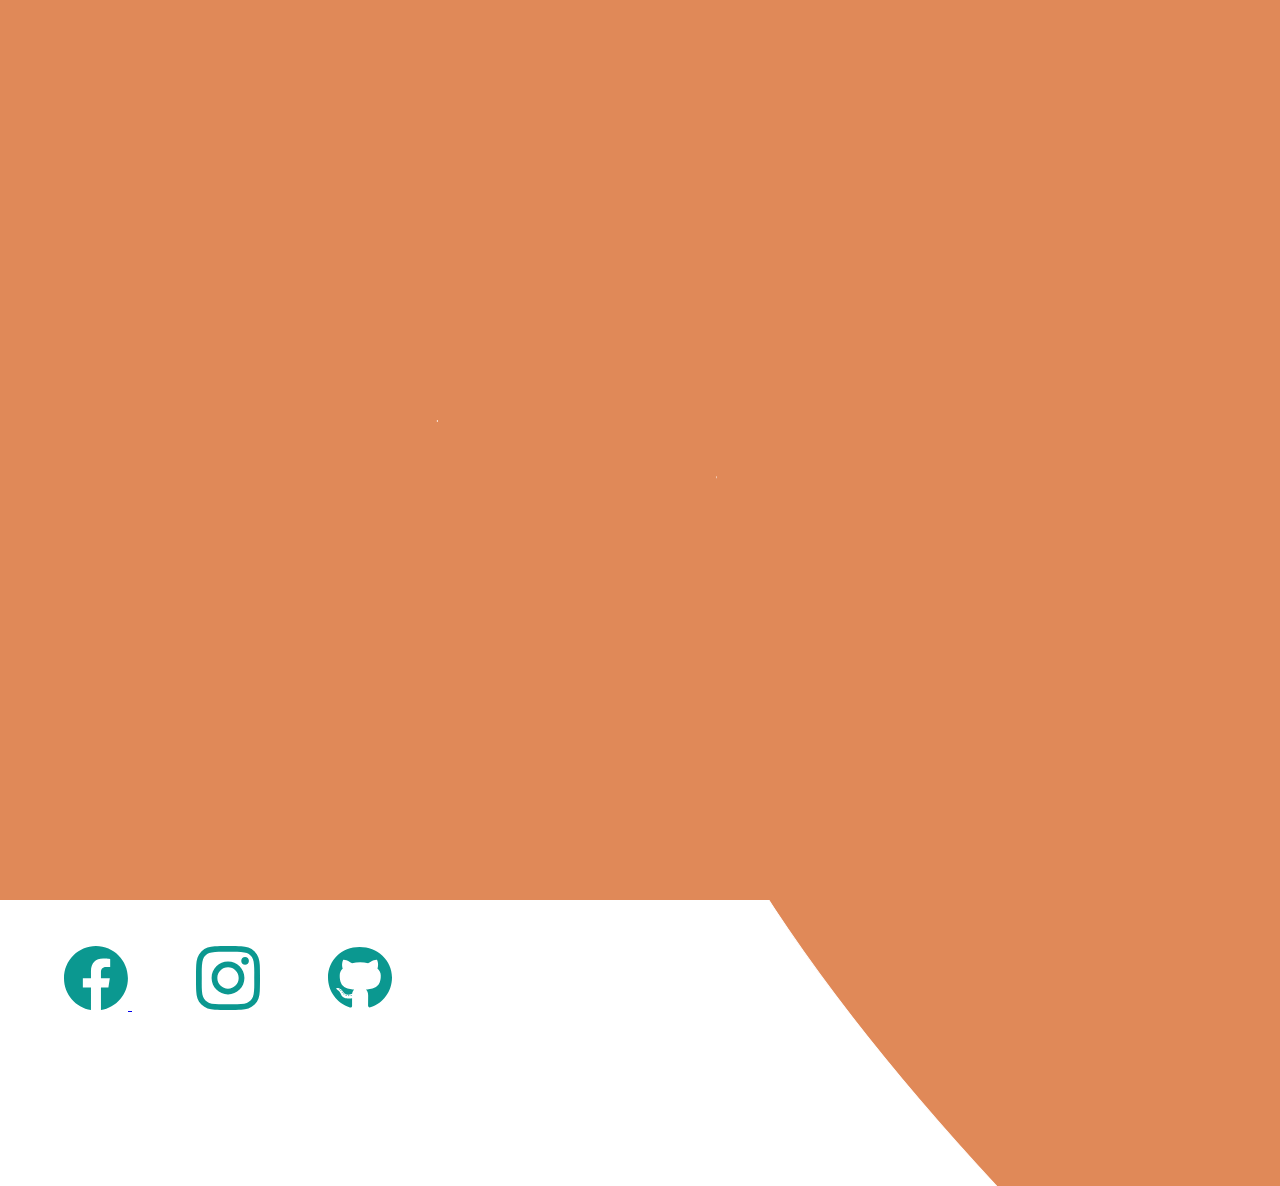
<file: Portfolio/index.html>
<!DOCTYPE html>
<html lang="zh-Hant">
  <head>
    <meta charset="UTF-8" />
    <meta http-equiv="X-UA-Compatible" content="IE=edge" />
    <meta name="viewport" content="width=device-width, initial-scale=1.0" />
    <meta name="author" content="Robert Ku" />
    <meta
      name="description"
      content="這是Ryan Ku的個人網站。Ryan Ku是來自台灣的網頁開發人員"
    />
    <base target="_self" />
    <meta name="robots" content="index, follow" />
    <!-- google fonts setting -->
    <link rel="preconnect" href="https://fonts.googleapis.com" />
    <link rel="preconnect" href="https://fonts.gstatic.com" crossorigin />
    <link
      href="https://fonts.googleapis.com/css2?family=Noto+Sans+TC&display=swap"
      rel="stylesheet"
    />
    <title>首頁 | Ryan 網頁前端工程師</title>
    <link rel="stylesheet" href="./styles/animation.css" />
    <link rel="stylesheet" href="./styles/style.css" />
  </head>
  <body>
    <!-- animation -->
    <div class="animation">
      <div class="logo">
        <svg
          width="71"
          height="95"
          viewBox="0 0 71 95"
          fill="none"
          xmlns="http://www.w3.org/2000/svg"
        >
          <path
            d="M1.03049 93V94H2.03049H13.039H14.039V93V58.4886H32.9254C33.5098 58.4886 34.0862 58.4807 34.6547 58.4648L53.5295 93.4746L53.8128 94H54.4098H67.1938H68.8819L68.0709 92.5196L48.095 56.0557C49.0163 55.7003 49.8982 55.3053 50.7404 54.8704L50.7449 54.8681C55.4351 52.4157 58.949 49.0218 61.242 44.6836C63.5183 40.3771 64.6427 35.463 64.6427 29.9673C64.6427 24.4713 63.5182 19.53 61.2447 15.1675C58.9529 10.7697 55.425 7.33014 50.7051 4.84706C45.9594 2.32069 39.9545 1.09091 32.7478 1.09091H2.03049H1.03049V2.09091V93ZM32.5703 46.5455H14.039V12.8565H32.3927C37.2161 12.8565 40.9947 13.5996 43.7939 15.013L43.7939 15.0131L43.801 15.0166C46.6145 16.4094 48.6209 18.3619 49.8754 20.8709C51.1549 23.4299 51.8117 26.4525 51.8117 29.9673C51.8117 33.4833 51.1545 36.4556 49.8815 38.9187L49.8795 38.9226C48.661 41.3053 46.6773 43.1726 43.8598 44.5116L43.8563 44.5133C41.0809 45.8454 37.3395 46.5455 32.5703 46.5455Z"
            stroke="white"
            stroke-width="2"
            class="thePaths"
            id="first"
          />
        </svg>
        <svg
          style="position: relative; top: 1.75rem"
          width="71"
          height="99"
          viewBox="0 0 71 99"
          fill="none"
          xmlns="http://www.w3.org/2000/svg"
        >
          <path
            d="M35.4778 53.595L18.806 2.50794L18.5809 1.81818H17.8553H3.65076H2.22635L2.71022 3.15788L27.534 71.887L26.018 76.0664C26.0175 76.0677 26.017 76.0691 26.0165 76.0704C24.9176 79.0188 23.687 81.021 22.3798 82.1974L22.3724 82.2042C21.0878 83.3839 19.6363 83.9951 17.986 84.0725C16.2225 84.1551 14.1685 83.8946 11.8112 83.2621L10.868 83.0091L10.5926 83.946L7.39658 94.8214L7.14969 95.6615L7.94987 96.0171C8.85829 96.4209 10.1629 96.7626 11.8084 97.0622C13.5093 97.4017 15.3785 97.5682 17.4114 97.5682C21.1933 97.5682 24.5627 96.9276 27.4962 95.6168C30.4279 94.3069 32.9487 92.3431 35.0546 89.7424C37.1491 87.1853 38.8567 84.0797 40.1898 80.444L40.1907 80.4415L68.2891 3.15988L68.7769 1.81818H67.3493H53.1003H52.3748L52.1497 2.50794L35.4778 53.595Z"
            stroke="white"
            stroke-width="2"
            class="thePaths"
            id="second"
          />
        </svg>

        <svg
          width="59"
          height="75"
          viewBox="0 0 59 75"
          fill="none"
          xmlns="http://www.w3.org/2000/svg"
        >
          <path
            d="M13.071 71.131L13.0773 71.1339C16.7446 72.8289 20.8111 73.6676 25.2599 73.6676C29.3195 73.6676 32.8211 73.0624 35.7314 71.8107C38.5722 70.5888 40.8948 69.0876 42.6636 67.2871C43.5855 66.3488 44.3781 65.4286 45.0341 64.5261V71.0696V72.0696H46.0341H56.5099H57.5099V71.0696V26.1477C57.5099 20.6374 56.6089 16.1306 54.7226 12.7039C52.8767 9.35045 50.5267 6.79578 47.6561 5.09182C44.8971 3.43672 42.0177 2.34092 39.0216 1.81505C36.1402 1.27508 33.563 1 31.2969 1C27.7721 1 24.1945 1.48616 20.5662 2.45347C16.9079 3.40688 13.5308 5.09759 10.4398 7.5152C7.32343 9.94615 4.86258 13.3194 3.03398 17.5862L2.6149 18.564L3.61679 18.9219L13.56 22.473L14.4191 22.7798L14.8033 21.9524C15.8722 19.6502 17.7477 17.4308 20.4994 15.3098C23.108 13.299 26.7863 12.233 31.652 12.233C36.3215 12.233 39.6112 13.4068 41.7228 15.5712L41.7271 15.5756C43.8908 17.766 45.0341 20.8877 45.0341 25.0824V25.4375C45.0341 26.8535 44.5507 27.6532 43.7249 28.1165L43.7249 28.1164L43.7157 28.1217C42.7159 28.6966 40.992 29.1672 38.4244 29.4593C35.8389 29.7268 32.4726 30.1273 28.3284 30.6602L28.3262 30.6604C25.1301 31.0786 21.9492 31.6461 18.7836 32.3627C15.5944 33.0616 12.6656 34.1278 10.003 35.5662C7.27862 37.038 5.09354 39.0804 3.46214 41.6836C1.79248 44.3178 1 47.6873 1 51.7159C1 56.3147 2.075 60.3025 4.27277 63.6306L4.27519 63.6342C6.45207 66.8996 9.39197 69.3997 13.071 71.131ZM36.8406 59.9458L36.8367 59.948C34.1822 61.4688 30.8721 62.2571 26.858 62.2571C22.8335 62.2571 19.5965 61.3737 17.0795 59.6793C14.6929 58.0249 13.4759 55.6007 13.4759 52.2486C13.4759 49.7661 14.1339 47.932 15.3408 46.6242C16.6591 45.1983 18.3996 44.1129 20.601 43.3885L20.6081 43.3861C22.9079 42.6099 25.3886 42.0465 28.0526 41.699L28.0538 41.6988C29.1706 41.5519 30.6293 41.375 32.4318 41.1682L32.4318 41.1683L32.4458 41.1665C34.289 40.9287 36.1762 40.6612 38.1073 40.3641L38.1073 40.3642L38.1197 40.3621C40.0987 40.0323 41.8516 39.6552 43.374 39.2289L43.3741 39.229L43.3866 39.2253C44.0039 39.0438 44.5556 38.8496 45.0341 38.6398V46.3892C45.0341 49.0472 44.3442 51.584 42.9476 54.0141L42.9476 54.0141L42.9433 54.0217C41.5926 56.4199 39.5719 58.3971 36.8406 59.9458Z"
            stroke="white"
            stroke-width="2"
            class="thePaths"
            id="third"
          />
        </svg>
        <svg
          width="59"
          height="73"
          viewBox="0 0 59 73"
          fill="none"
          xmlns="http://www.w3.org/2000/svg"
          style="margin-right: 2rem"
        >
          <path
            d="M12.6743 72H13.6743V71V30.0257C13.6743 26.1924 14.4181 22.9977 15.856 20.3994C17.3064 17.7784 19.2679 15.8057 21.7452 14.4528C24.2659 13.0926 27.1442 12.401 30.4046 12.401C35.1321 12.401 38.7364 13.8335 41.3454 16.6091L41.3488 16.6126C43.9588 19.3621 45.3257 23.2552 45.3257 28.4293V71V72H46.3257H57H58V71V27.7198C58 21.8208 57.0034 16.8613 54.9486 12.8935C52.9029 8.9137 50.019 5.92046 46.2979 3.95523C42.6017 1.97369 38.319 1 33.4803 1C28.1054 1 23.6203 2.08967 20.0974 4.34951C17.2448 6.15526 14.9791 8.44998 13.3125 11.2274V2.88689V1.88689H12.3125H2H1V2.88689V71V72H2H12.6743Z"
            stroke="white"
            stroke-width="2"
            class="thePaths"
            id="fourth"
          />
        </svg>
        <svg
          width="75"
          height="95"
          viewBox="0 0 75 95"
          fill="none"
          xmlns="http://www.w3.org/2000/svg"
        >
          <path
            d="M1.23706 93V94H2.23706H13.2456H14.2456V93V63.9058L24.5424 52.3218L55.4135 93.5989L55.7135 94H56.2143H69.5311H71.5554L70.3253 92.3923L32.6638 43.1696L70.2631 2.77221L71.8279 1.09091H69.5311H55.149H54.7054L54.4077 1.41969L14.2456 45.7727V2.09091V1.09091H13.2456H2.23706H1.23706V2.09091V93Z"
            stroke="white"
            stroke-width="2"
            class="thePaths"
            id="fifth"
          />
        </svg>
        <svg
          width="59"
          height="74"
          viewBox="0 0 59 74"
          fill="none"
          xmlns="http://www.w3.org/2000/svg"
        >
          <path
            d="M45.7408 1.81818H44.7408V2.81818V43.1236C44.7408 47.2411 43.8408 50.5374 42.1164 53.083L42.1123 53.0891C40.3665 55.7078 38.2182 57.6243 35.669 58.8712L35.6651 58.8731C33.0888 60.1471 30.5911 60.767 28.1627 60.767C24.0674 60.767 20.7561 59.3864 18.1472 56.6412C15.5783 53.9071 14.2479 50.2078 14.2479 45.4318V2.81818V1.81818H13.2479H2.77209H1.77209V2.81818V46.142C1.77209 52.0436 2.73458 57.0168 4.71719 61.013L4.71858 61.0157C6.69077 64.9601 9.42506 67.957 12.9294 69.9595L12.9352 69.9628C16.4167 71.9212 20.3772 72.8878 24.7891 72.8878C30.0946 72.8878 34.5722 71.6513 38.1525 69.1074L38.1572 69.1041C40.912 67.1225 43.1115 64.7959 44.7408 62.124V71V72H45.7408H56.2167H57.2167V71V2.81818V1.81818H56.2167H45.7408Z"
            stroke="white"
            stroke-width="2"
            class="thePaths"
            id="sixth"
          />
        </svg>
        <br />
        <br />
        <svg
          width="119"
          height="121"
          viewBox="0 0 119 121"
          fill="none"
          xmlns="http://www.w3.org/2000/svg"
        >
          <path
            d="M64.875 49.625H78.375V60.75H63.875H62.875V61.75V69.125V70.125H63.875H68.125V86.75C68.125 91.2396 68.602 94.5935 70.4756 96.7763C72.3911 99.008 75.5162 99.75 80 99.75H80.0096H80.0195H80.0295H80.0398H80.0502H80.0609H80.0717H80.0828H80.0941H80.1055H80.1172H80.1291H80.1411H80.1534H80.1659H80.1785H80.1914H80.2045H80.2177H80.2312H80.2448H80.2586H80.2726H80.2869H80.3013H80.3158H80.3306H80.3456H80.3607H80.3761H80.3916H80.4073H80.4232H80.4393H80.4556H80.472H80.4886H80.5054H80.5224H80.5395H80.5569H80.5744H80.5921H80.6099H80.628H80.6462H80.6646H80.6831H80.7018H80.7207H80.7398H80.759H80.7784H80.798H80.8177H80.8376H80.8577H80.8779H80.8983H80.9189H80.9396H80.9605H80.9815H81.0027H81.024H81.0456H81.0672H81.0891H81.111H81.1332H81.1554H81.1779H81.2005H81.2232H81.2461H81.2692H81.2924H81.3157H81.3392H81.3628H81.3866H81.4105H81.4346H81.4588H81.4832H81.5077H81.5323H81.5571H81.582H81.6071H81.6323H81.6576H81.6831H81.7087H81.7344H81.7603H81.7863H81.8124H81.8387H81.8651H81.8916H81.9183H81.9451H81.972H81.9991H82.0262H82.0535H82.0809H82.1085H82.1362H82.1639H82.1919H82.2199H82.248H82.2763H82.3047H82.3332H82.3618H82.3906H82.4194H82.4484H82.4775H82.5067H82.536H82.5654H82.5949H82.6246H82.6543H82.6842H82.7141H82.7442H82.7744H82.8046H82.835H82.8655H82.8961H82.9268H82.9576H82.9885H83.0195H83.0505H83.0817H83.113H83.1444H83.1759H83.2074H83.2391H83.2709H83.3027H83.3346H83.3667H83.3988H83.431H83.4633H83.4957H83.5282H83.5607H83.5934H83.6261H83.6589H83.6918H83.7248H83.7578H83.791H83.8242H83.8575H83.8909H83.9243H83.9578H83.9914H84.0251H84.0589H84.0927H84.1266H84.1606H84.1946H84.2287H84.2629H84.2972H84.3315H84.3659H84.4003H84.4348H84.4694H84.5041H84.5388H84.5735H84.6084H84.6433H84.6782H84.7132H84.7483H84.7834H84.8186H84.8539H84.8891H84.9245H84.9599H84.9954H85.0309H85.0664H85.102H85.1377H85.1734H85.2092H85.245H85.2808H85.3167H85.3527H85.3886H85.4247H85.4607H85.4969H85.533H85.5692H85.6054H85.6417H85.678H85.7144H85.7508H85.7872H85.8236H85.8601H85.8966H85.9332H85.9698H86.0064H86.043H86.0797H86.1164H86.1532H86.1899H86.2267H86.2635H86.3003H86.3372H86.3741H86.411H86.4479H86.4849H86.5218H86.5588H86.5958H86.6328H86.6699H86.7069H86.744H86.7811H86.8182H86.8553H86.8924H86.9295H86.9667H87.0038H87.041H87.0781H87.1153H87.1525H87.1897H87.2269H87.2641H87.3013H87.3385H87.3757H87.4129H87.4501H87.4873H87.5245H87.5617H87.5989H87.636H87.6732H87.7104H87.7476H87.7848H87.8219H87.8591H87.8962H87.9333H87.9705H88.0076H88.0447H88.0817H88.1188H88.1559H88.1929H88.2299H88.2669H88.3039H88.3409H88.3778H88.4148H88.4517H88.4886H88.5254H88.5623H88.5991H88.6359H88.6726H88.7094H88.7461H88.7828H88.8194H88.856H88.8926H88.9292H88.9657H89.0022H89.0387H89.0751H89.1115H89.1478H89.1841H89.2204H89.2567H89.2929H89.329H89.3651H89.4012H89.4373H89.4733H89.5092H89.5451H89.581H89.6168H89.6525H89.6883H89.7239H89.7595H89.7951H89.8306H89.8661H89.9015H89.9369H89.9722H90.0074H90.0426H90.0777H90.1128H90.1478H90.1828H90.2177H90.2525H90.2873H90.322H90.3567H90.3913H90.4258H90.4603H90.4947H90.529H90.5633H90.5975H90.6316H90.6656H90.6996H90.7335H90.7674H90.8011H90.8348H90.8684H90.902H90.9354H90.9688H91.0021H91.0354H91.0685H91.1016H91.1346H91.1675H91.2003H91.233H91.2657H91.2983H91.3308H91.3632H91.3955H91.4277H91.4598H91.4919H91.5238H91.5557H91.5875H91.6191H91.6507H91.6822H91.7136H91.7449H91.7761H91.8072H91.8382H91.8691H91.8999H91.9306H91.9612H91.9917H92.0221H92.0524H92.0826H92.1127H92.1427H92.1726H92.2023H92.232H92.2615H92.291H92.3203H92.3495H92.3786H92.4076H92.4365H92.4652H92.4939H92.5224H92.5508H92.5791H92.6072H92.6353H92.6632H92.691H92.7187H92.7463H92.7737H92.801H92.8282H92.8553H92.8822H92.909H92.9357H92.9623H92.9887H93.015H93.0411H93.0672H93.0931H93.1188H93.1445H93.17H93.1953H93.2205H93.2456H93.2705H93.2953H93.32H93.3445H93.3689H93.3931H93.4172H93.4412H93.465H93.4886H93.5122H93.5355H93.5587H93.5818H93.6047H93.6275H93.6501H93.6726H93.6949H93.717H93.7391H93.7609H93.7826H93.8041H93.8255H93.8467H93.8678H93.8887H93.9094H93.93H93.9504H93.9707H93.9908H94.0107H94.0304H94.05H94.0695H94.0887H94.1078H94.1267H94.1455H94.1641H94.1825H94.2007H94.2188H94.2367H94.2544H94.2719H94.2893H94.3065H94.3235H94.3403H94.3569H94.3734H94.3897H94.4058H94.4217H94.4375H94.453H94.4684H94.4836H94.4986H94.5134H94.528H94.5424H94.5567H94.5707H94.5846H94.5982H94.6117H94.625H94.6448C96.1304 99.75 97.6238 99.75 98.9508 99.6701C100.265 99.5909 101.52 99.4292 102.484 99.0583L103.221 98.7751L103.116 97.9928C102.995 97.0805 102.871 95.7597 102.746 94.3782C102.735 94.2627 102.725 94.1467 102.714 94.0306C102.6 92.7723 102.484 91.4961 102.368 90.5082L102.238 89.3996L101.15 89.6506C99.6517 89.9964 96.386 90.125 94.5 90.125H94.4875H94.4747H94.4618H94.4487H94.4355H94.422H94.4084H94.3946H94.3806H94.3665H94.3521H94.3376H94.3229H94.3081H94.293H94.2778H94.2625H94.2469H94.2312H94.2153H94.1993H94.183H94.1666H94.1501H94.1334H94.1165H94.0994H94.0822H94.0648H94.0473H94.0296H94.0117H93.9937H93.9755H93.9571H93.9386H93.92H93.9012H93.8822H93.863H93.8438H93.8243H93.8047H93.785H93.7651H93.745H93.7248H93.7045H93.684H93.6634H93.6426H93.6216H93.6005H93.5793H93.5579H93.5364H93.5147H93.4929H93.471H93.4489H93.4267H93.4043H93.3818H93.3591H93.3363H93.3134H93.2904H93.2672H93.2439H93.2204H93.1968H93.1731H93.1492H93.1252H93.1011H93.0768H93.0525H93.0279H93.0033H92.9785H92.9536H92.9286H92.9035H92.8782H92.8528H92.8273H92.8017H92.7759H92.75H92.7241H92.6979H92.6717H92.6453H92.6189H92.5923H92.5656H92.5388H92.5118H92.4848H92.4576H92.4304H92.403H92.3755H92.3479H92.3202H92.2924H92.2644H92.2364H92.2083H92.18H92.1517H92.1232H92.0947H92.066H92.0372H92.0084H91.9794H91.9503H91.9212H91.8919H91.8625H91.8331H91.8035H91.7739H91.7441H91.7143H91.6843H91.6543H91.6242H91.594H91.5637H91.5333H91.5028H91.4722H91.4416H91.4108H91.38H91.3491H91.3181H91.287H91.2558H91.2245H91.1932H91.1618H91.1303H91.0987H91.067H91.0353H91.0035H90.9716H90.9396H90.9076H90.8754H90.8432H90.811H90.7786H90.7462H90.7137H90.6812H90.6485H90.6158H90.5831H90.5502H90.5173H90.4844H90.4513H90.4182H90.3851H90.3518H90.3185H90.2852H90.2518H90.2183H90.1847H90.1511H90.1175H90.0838H90.05H90.0162H89.9823H89.9483H89.9143H89.8803H89.8462H89.812H89.7778H89.7436H89.7093H89.6749H89.6405H89.606H89.5715H89.537H89.5024H89.4678H89.4331H89.3983H89.3636H89.3287H89.2939H89.259H89.224H89.1891H89.1541H89.119H89.0839H89.0488H89.0136H88.9784H88.9432H88.9079H88.8726H88.8372H88.8019H88.7665H88.731H88.6956H88.6601H88.6246H88.589H88.5534H88.5178H88.4822H88.4466H88.4109H88.3752H88.3395H88.3037H88.268H88.2322H88.1964H88.1606H88.1247H88.0889H88.053H88.0171H87.9812H87.9453H87.9093H87.8734H87.8374H87.8014H87.7654H87.7294H87.6934H87.6574H87.6214H87.5854H87.5493H87.5133H87.4772H87.4412H87.4051H87.369H87.333H87.2969H87.2608H87.2247H87.1887H87.1526H87.1165H87.0805H87.0444H87.0083H86.9723H86.9362H86.9002H86.8641H86.8281H86.7921H86.756H86.72H86.684H86.648H86.6121H86.5761H86.5402H86.5042H86.4683H86.4324H86.3965H86.3606H86.3248H86.2889H86.2531H86.2173H86.1815H86.1457H86.11H86.0743H86.0386H86.0029H85.9672H85.9316H85.896H85.8604H85.8249H85.7894H85.7539H85.7184H85.683H85.6476H85.6122H85.5769H85.5416H85.5063H85.4711H85.4358H85.4007H85.3655H85.3305H85.2954H85.2604H85.2254H85.1905H85.1555H85.1207H85.0859H85.0511H85.0164H84.9817H84.947H84.9124H84.8779H84.8434H84.8089H84.7745H84.7402H84.7058H84.6716H84.6374H84.6032H84.5691H84.5351H84.5011H84.4671H84.4332H84.3994H84.3656H84.3319H84.2982H84.2646H84.2311H84.1976H84.1642H84.1309H84.0976H84.0643H84.0312H83.9981H83.965H83.932H83.8991H83.8663H83.8335H83.8008H83.7682H83.7356H83.7031H83.6707H83.6384H83.6061H83.5739H83.5418H83.5097H83.4778H83.4459H83.414H83.3823H83.3506H83.3191H83.2876H83.2561H83.2248H83.1935H83.1624H83.1313H83.1003H83.0693H83.0385H83.0077H82.9771H82.9465H82.916H82.8856H82.8553H82.8251H82.795H82.7649H82.735H82.7052H82.6754H82.6458H82.6162H82.5867H82.5574H82.5281H82.4989H82.4699H82.4409H82.412H82.3833H82.3546H82.326H82.2976H82.2692H82.241H82.2128H82.1848H82.1568H82.129H82.1013H82.0737H82.0462H82.0188H81.9916H81.9644H81.9373H81.9104H81.8836H81.8569H81.8303H81.8038H81.7775H81.7512H81.7251H81.6991H81.6732H81.6475H81.6218H81.5963H81.5709H81.5456H81.5205H81.4955H81.4706H81.4458H81.4212H81.3967H81.3723H81.348H81.3239H81.2999H81.276H81.2523H81.2287H81.2052H81.1819H81.1587H81.1356H81.1127H81.0899H81.0673H81.0447H81.0224H81.0001H80.9781H80.9561H80.9343H80.9126H80.8911H80.8697H80.8485H80.8274H80.8064H80.7856H80.765H80.7445H80.7241H80.7039H80.6839H80.664H80.6442H80.6246H80.6052H80.5859H80.5668H80.5478H80.529H80.5103H80.4918H80.4734H80.4552H80.4372H80.4193H80.4016H80.3841H80.3667H80.3495H80.3324H80.3155H80.2988H80.2822H80.2658H80.2496H80.2335H80.2176H80.2019H80.1864H80.171H80.1558H80.1407H80.1259H80.1112H80.0967H80.0823H80.0682H80.0542H80.0404H80.0267H80.0133H80C78.9175 90.125 78.7058 89.8957 78.5937 89.7073C78.4976 89.5459 78.4014 89.2691 78.3372 88.7801C78.2737 88.296 78.25 87.677 78.25 86.875V70.125H103.875H104.875V69.125V61.75V60.75H103.875H88.5V49.625H103.125H104.125V48.625V41.25V40.25H103.125H95.2203C96.718 37.2912 98.3813 33.6427 100.041 30.0018C100.965 27.9754 101.888 25.9514 102.78 24.0499L103.26 23.0269L102.187 22.6748L94.5616 20.1748L93.5461 19.8418L93.2812 20.8772C91.9245 26.1806 88.9473 34.1247 86.7131 39.0896L86.2734 40.0666L86.7697 40.25H78.2099L78.7182 40.0643L79.4979 39.7794L79.3614 38.9606C78.5929 34.3495 76.1814 26.996 73.2568 21.5284L72.8514 20.7704L72.0412 21.0574L66.0412 23.1824L65.0045 23.5495L65.4683 24.5467C67.7001 29.3452 69.8214 35.7429 70.6596 40.25H64.875H63.875V41.25V48.625V49.625H64.875ZM51.625 8H50.625V9V60.5807C48.1717 54.701 44.7166 48.085 41.2187 42.5881L40.7634 41.8727L39.9831 42.205L33.2331 45.08L32.172 45.5319L32.7698 46.5183C34.4761 49.3338 36.1658 52.4841 37.7134 55.6854C32.7572 55.9492 27.8932 56.1982 23.2703 56.4284C31.3993 45.8918 40.4091 32.4915 47.2243 21.5279L47.8226 20.5655L46.7931 20.0916L38.9181 16.4666L38.055 16.0693L37.6142 16.911C34.2818 23.2728 29.8007 30.9291 25.0051 38.3876C23.4556 36.3105 21.6153 34.1013 19.6345 31.8976C24.209 24.9222 29.3931 14.9762 33.6396 6.70681L34.1508 5.71127L33.1042 5.31485L24.8542 2.18984L23.9313 1.84025L23.5696 2.75848C21.0325 9.19879 16.8858 18.0905 13.0629 25.0934C12.0904 24.1539 11.1219 23.2464 10.172 22.3844L9.39954 21.6835L8.73178 22.4848L3.73178 28.4848L3.13576 29.2L3.80662 29.8456C9.25 35.0835 15.2459 41.9812 18.8903 47.5238C16.5143 50.925 14.1463 54.1341 11.8806 56.9822C8.84802 57.1263 6.01895 57.2581 3.45407 57.3761L2.37952 57.4255L2.50705 58.4936L3.50705 66.8686L3.61949 67.8102L4.56579 67.7478C9.44736 67.426 15.0113 67.0802 20.9501 66.7111C21.7108 66.6639 22.4776 66.6162 23.25 66.5682V118V119H24.25H32.5H33.5V118V65.9254C36.2732 65.7493 39.0783 65.5688 41.8893 65.3839C42.8837 68.0429 43.6664 70.5141 44.1509 72.6011L44.2274 72.9308L43.4547 73.1696L36.5797 75.2946L35.5315 75.6186L35.951 76.6324C38.9241 83.8173 41.5206 93.229 42.2574 99.2466L42.4029 100.435L43.5464 100.08L50.625 97.8833V118.25V119.25H51.625H60.125H61.125V118.25V18.375H107V107.5C107 108.344 106.863 108.549 106.809 108.606C106.747 108.67 106.539 108.813 105.713 108.875C105.404 108.875 104.969 108.88 104.43 108.885C102.001 108.909 97.465 108.953 92.9194 108.751L91.2603 108.677L91.9713 110.178C93.0697 112.497 94.2728 116.135 94.5061 118.235L94.605 119.125H95.5C99.5666 119.125 102.975 119.063 105.782 118.841C108.579 118.619 110.849 118.235 112.609 117.558L112.633 117.549L112.656 117.539C114.522 116.71 115.819 115.554 116.611 113.842C117.376 112.186 117.625 110.1 117.625 107.5V9V8H116.625H112.5H111.5H108H107H51.625ZM45.5411 73.2843L50.625 70.9578V92.057C49.3642 86.3245 47.203 79.3832 44.6625 73.7159L44.6515 73.6914L45.5411 73.2843ZM11.172 73.5149L10.1394 73.3346L10.0079 74.3746C8.63547 85.2293 6.27653 96.3281 2.36445 103.785L1.87778 104.713L2.82711 105.156C3.23916 105.348 3.71032 105.563 4.21996 105.795C4.93249 106.119 5.72025 106.478 6.52683 106.858C7.89605 107.503 9.14162 108.13 9.8203 108.582L10.7628 109.21L11.2694 108.197C15.3424 100.051 18.2356 87.9236 19.8658 76.0106L19.9964 75.0557L19.047 74.8899L11.172 73.5149Z"
            stroke="white"
            stroke-width="2"
            class="thePaths"
            id="seventh"
          />
        </svg>
        <svg
          width="122"
          height="114"
          viewBox="0 0 122 114"
          fill="none"
          xmlns="http://www.w3.org/2000/svg"
        >
          <path
            d="M21 21.625H20V22.625V86.375V87.375H21H42.8139C34.1695 92.9534 17.5686 99.239 4.36567 102.784L2.63386 103.249L3.93964 104.478C6.02209 106.438 8.85886 109.645 10.325 111.6L10.7358 112.148L11.395 111.963C24.8227 108.198 41.9161 101.542 52.8953 94.854L54.1825 94.0699L52.9596 93.1887L44.8916 87.375H77.1188L76.6962 87.7657L70.0711 93.8907L68.8401 95.0289L70.4265 95.5712C85.005 100.555 99.8261 107.158 108.644 112.001L109.2 112.307L109.714 111.933L118.464 105.558L119.792 104.591L118.322 103.856C108.519 98.9542 92.473 92.4368 77.6888 87.5505L77.1578 87.375H103.875H104.875V86.375V22.625V21.625H103.875H64.3743C65.3713 18.6619 66.3994 15.4007 67.3997 12.125H113.5H114.5V11.125V2.5V1.5H113.5H9.125H8.125V2.5V11.125V12.125H9.125H54.735C54.1152 15.2908 53.3403 18.6415 52.5359 21.625H21ZM31.75 49.625H92.875V59.125H31.75V49.625ZM31.75 68.375H92.875V77.875H31.75V68.375ZM31.75 31.125H92.875V40.375H31.75V31.125Z"
            stroke="white"
            stroke-width="2"
            class="thePaths"
            id="eighth"
          />
        </svg>
        <svg
          width="117"
          height="120"
          viewBox="0 0 117 120"
          fill="none"
          xmlns="http://www.w3.org/2000/svg"
        >
          <path
            d="M2.625 21.75H1.625V22.75V31.5V32.5H2.625H114.375H115.375V31.5V22.75V21.75H114.375H87.0735C90.4461 16.8933 93.9688 11.3856 97.1026 6.27257L97.7655 5.19104L96.5591 4.79897L86.5591 1.54897L85.7153 1.27473L85.3425 2.07988C82.6526 7.89015 78.0854 15.8631 74.014 21.75H42.6166L43.4678 21.4394L44.5098 21.0592L44.024 20.062C41.5954 15.077 36.2824 7.62415 31.3657 2.20319L30.9088 1.69942L30.2724 1.93923L21.6474 5.18923L20.2904 5.70056L21.2507 6.7872C25.1769 11.2301 29.3439 17.2093 31.7461 21.75H2.625ZM20.375 82V71.375H46.125V82H20.375ZM20.375 117.375V91.375H46.125V107.125C46.125 107.891 45.993 108.062 45.9491 108.105C45.8837 108.171 45.6564 108.317 44.8038 108.378C43.1143 108.498 37.4132 108.501 31.165 108.251L29.4326 108.182L30.2401 109.716C31.4603 112.034 32.7956 115.446 33.2715 117.706L33.4386 118.5H34.25H34.282C38.506 118.5 42.0327 118.5 44.9248 118.31C47.8108 118.121 50.1722 117.739 52.025 116.917C53.9372 116.096 55.2943 114.954 56.1404 113.299C56.9662 111.683 57.25 109.682 57.25 107.25V42.625V41.625H56.25H51.125H50.125H47.125H46.125H10.5H9.5V42.625V117.375V118.375H10.5H19.375H20.375V117.375ZM20.375 51.75H46.125V62H20.375V51.75ZM71.375 42.75H70.375V43.75V95.125V96.125H71.375H80.25H81.25V95.125V43.75V42.75H80.25H71.375ZM95.75 39V40V106.375C95.75 107.176 95.597 107.359 95.5249 107.423C95.3962 107.537 95.0568 107.69 94.0643 107.752C91.9872 107.874 85.2794 107.875 77.6578 107.626L75.9024 107.568L76.7488 109.107C78.0804 111.528 79.5417 115.432 80.0194 117.821L80.1802 118.625H81C85.8774 118.625 89.9081 118.563 93.2122 118.326C96.5078 118.089 99.1449 117.675 101.209 116.942L101.223 116.938L101.236 116.933C103.339 116.118 104.842 114.948 105.778 113.149C106.687 111.401 107 109.174 107 106.375V40V39H106H96.75H95.75Z"
            stroke="white"
            stroke-width="2"
            class="thePaths"
            id="ninth"
          />
        </svg>
        <svg
          width="121"
          height="120"
          viewBox="0 0 121 120"
          fill="none"
          xmlns="http://www.w3.org/2000/svg"
        >
          <path
            d="M46.125 46.375H45.125V47.375V55.875V56.875H46.125H75.4576C74.9014 60.0948 74.2382 63.484 73.5603 66.5H50H49V67.5V90.1963L48.9943 90.1429L48.1193 82.0179L48.0001 80.9118L46.9129 81.1478C43.2258 81.9481 39.5148 82.7609 35.8479 83.5641C35.593 83.62 35.3383 83.6757 35.0839 83.7315C37.8636 71.9351 40.8382 54.7681 42.9871 41.5353L43.14 40.5938L42.2067 40.3966L33.3317 38.5216L32.2201 38.2868L32.1283 39.4192C31.0066 53.253 28.0132 73.2031 25.2763 84.8971L25.0556 85.8403L25.2215 85.8848C16.8065 87.711 9.02727 89.3567 2.81636 90.517L1.77888 90.7108L2.02833 91.7364L4.27833 100.986L4.51387 101.955L5.48299 101.722C6.32364 101.521 7.18276 101.315 8.0588 101.106C19.6852 98.3217 34.2915 94.8242 48.2501 91.2182L49 91.0245V116.875V117.875H50H58.5H59.5V116.875V76.625H68.5V115.625V116.625H69.5H77H78V115.625V76.625H87.5V115.375V116.375H88.5H96.125H97.125V115.375V109.165L97.6162 110.093C98.6997 112.139 99.7841 115.162 100.139 117.289L100.278 118.125H101.125H101.169C103.945 118.125 106.267 118.125 108.238 117.933C110.217 117.74 111.917 117.347 113.446 116.521C114.915 115.85 115.872 114.815 116.432 113.379C116.971 111.994 117.125 110.275 117.125 108.25V67.5V66.5H116.125H113.25H112.25H107.625H106.625H84.8129C85.3865 64.7231 85.9739 62.8412 86.5713 60.9276C86.9907 59.5839 87.415 58.2246 87.8428 56.875H118.75H119.75V55.875V47.375V46.375H118.75H46.125ZM97.125 108.577V76.625H106.625V108.125C106.625 108.358 106.605 108.499 106.584 108.58C106.582 108.586 106.58 108.592 106.579 108.597C106.529 108.609 106.43 108.625 106.25 108.625H106.188L106.126 108.633C105.221 108.746 102.184 108.751 98.5345 108.626L97.125 108.577ZM106.621 108.583C106.62 108.583 106.619 108.584 106.617 108.585C106.619 108.583 106.621 108.583 106.621 108.583ZM77.5 1.25H76.5V2.25V28.75H61.25V8.375V7.375H60.25H51.5H50.5V8.375V38V39H51.5H114.5H115.5V38V8.375V7.375H114.5H105.5H104.5V8.375V28.75H87.5V2.25V1.25H86.5H77.5ZM5.375 26.125H4.375V27.125V35.75V36.75H5.375H44.875H45.875V35.75V27.125V26.125H44.875H30.625V3.625V2.625H29.625H21.125H20.125V3.625V26.125H5.375ZM7.95509 40.8895L6.93727 41.065L7.14554 42.0767C9.76098 54.7802 11.75 71.3354 11.75 82.25V83.4242L12.9092 83.2373L20.6592 81.9873L21.5097 81.8501L21.4999 80.9886C21.374 69.9049 19.2376 53.3344 16.351 40.4071L16.1434 39.4778L15.2051 39.6395L7.95509 40.8895Z"
            stroke="white"
            stroke-width="2"
            class="thePaths"
            id="tenth"
          />
        </svg>
        <svg
          width="117"
          height="96"
          viewBox="0 0 117 96"
          fill="none"
          xmlns="http://www.w3.org/2000/svg"
        >
          <path
            d="M9 1.125H8V2.125V11.875V12.875H9H51.875V83.125H2.375H1.375V84.125V93.5V94.5H2.375H114.75H115.75V93.5V84.125V83.125H114.75H64.375V12.875H108.5H109.5V11.875V2.125V1.125H108.5H9Z"
            stroke="white"
            stroke-width="2"
            class="thePaths"
            id="eleventh"
          />
        </svg>
        <svg
          width="123"
          height="118"
          viewBox="0 0 123 118"
          fill="none"
          xmlns="http://www.w3.org/2000/svg"
        >
          <path
            d="M90.75 65.875H117.625H118.625V64.875V56.625V55.625H117.625H53H52V56.625V64.875V65.875H53H79.5V78.875H56H55V79.875V88V89H56H79.5V103.375H47.625H46.625V104.375V112.75V113.75H47.625H120.375H121.375V112.75V104.375V103.375H120.375H90.75V89H114.75H115.75V88V79.875V78.875H114.75H90.75V65.875ZM57.75 5.25H56.75V6.25V45.625V46.625H57.75H113.25H114.25V45.625V6.25V5.25H113.25H57.75ZM8.26164 21.2406C13.7321 20.4861 19.6397 19.5172 25.5 18.3526V35.25H6H5V36.25V45.125V46.125H6H23.8164C18.7611 60.0609 10.3676 75.4995 2.75671 83.956L2.20139 84.5731L2.70564 85.2325C4.28381 87.2962 6.47052 91.0739 7.30132 93.5662L7.87112 95.2757L9.02025 93.8877C14.7732 86.9394 20.6321 76.4199 25.5 65.3259V115.75V116.75H26.5H35.625H36.625V115.75V64.6888C40.4275 69.5177 44.4919 74.9813 46.262 78.0052L47.0244 79.3076L47.9266 78.0978L53.4266 70.7228L53.8885 70.1036L53.4059 69.5003C52.1172 67.8894 48.5142 64.0998 44.885 60.4083C41.7143 57.1832 38.4628 53.9714 36.625 52.2715V46.125H51.375H52.375V45.125V36.25V35.25H51.375H36.625V15.8665C42.2832 14.443 47.5743 12.8319 51.9981 11.0528L53.3358 10.5148L52.3632 9.45043L45.7382 2.20043L45.2431 1.65863L44.5778 1.9685C35.5936 6.15293 19.2246 9.63625 5.08419 12.0138L3.71803 12.2436L4.36621 13.4679C5.46747 15.548 6.67774 18.4652 7.15158 20.479L7.36004 21.365L8.26164 21.2406ZM67.5 15.375H103.125V36.5H67.5V15.375Z"
            stroke="white"
            stroke-width="2"
            class="thePaths"
            id="twelfth"
          />
        </svg>
        <svg
          width="114"
          height="120"
          viewBox="0 0 114 120"
          fill="none"
          xmlns="http://www.w3.org/2000/svg"
        >
          <path
            d="M4.75 20.875H2H1V21.875V114.25V115.25H2H10.5H11.5V114.25V106.75H40.75H41.75V105.75V68.125V67.125H40.75H11.5V57.625H39.625H40.625V56.625V21.875V20.875H39.625H22.623C24.8571 15.9158 27.1221 10.0517 29.062 4.84938L29.4944 3.68974L28.2698 3.51053L18.0198 2.01054L17.0806 1.87309L16.8944 2.80388C15.8596 7.97821 13.7783 15.1717 11.8169 20.875H11.5H10.5H5.75H4.75ZM30.125 47.375H11.5V31H30.125V47.375ZM11.5 96.75V77.25H31.375V96.75H11.5ZM44.5 8.625H43.5V9.625V18.25V19.25H44.5H72.375V32.625H49.25H48.25V33.625V99.25V100.25H49.25H57.875H58.875V99.25V43.125H72.375V117.875V118.875H73.375H82.25H83.25V117.875V43.125H97.875V89.25C97.875 89.7424 97.8024 89.8835 97.789 89.9057C97.762 89.9231 97.6127 90 97.125 90C96.0024 90 92.0129 90 87.2763 89.8753L85.5702 89.8305L86.3651 91.3407C87.579 93.6471 88.7731 97.0221 89.0055 99.2297L89.0997 100.125H90H90.0383C93.3821 100.125 96.1969 100.125 98.5345 99.9342C100.875 99.7431 102.842 99.3549 104.455 98.5156C106.146 97.668 107.261 96.4978 107.922 94.9174C108.564 93.3855 108.75 91.5352 108.75 89.375V33.625V32.625H107.75H104.375H103.375H98.875H97.875H83.25V19.25H111.375H112.375V18.25V9.625V8.625H111.375H44.5Z"
            stroke="white"
            stroke-width="2"
            class="thePaths"
            id="thirteenth"
          />
        </svg>
      </div>
    </div>
    <!-- orange background -->
    <img
      class="orange"
      src="./ICONS/OrangeBackground.svg"
      alt="background-img"
    />
    <!-- header and navbar -->
    <header>
      <nav>
        <ul>
          <li><a href="index.html" class="active">首頁</a></li>
          <li><a href="resume.html">我的履歷</a></li>
          <li><a href="contact.html">聯絡方式</a></li>
          <li><a href="./夏威夷旅遊網/index.html" target="_blank">Hawaii Project</a></li>
          <li><a href="./Todo-List/index.html" target="_blank">Todo-List Project</a></li>
        </ul>
      </nav>
    </header>

    <!-- introduction and picture -->
    <main>
      <section class="left">
        <h1>
          Hi, I am <br />
          Ryan
        </h1>
        <p>
          我是古淳元，我擁有7年的兼職與正職工作經驗，我對待工作有責任心、肯勤奮學習、追求效率，另外的興趣是爬山喜歡在爬山過程中不輕言放棄的精神。
        </p>
        <p>
          我現年24歲，高中畢業後因家庭因素我沒有繼續進修而是提早出社會幫忙家裡減輕負擔，並磨練自己的抗壓性與經歷，也從中學習到了待人與處事之能力，在擁有各個行業的工作經歷後，我開始思考未來的職涯方向並在網路上接觸到前端網頁工程這個行業，我利用下班後的閒暇時間使用網路上資源自學，我目前能以HTML及CSS完成RWD切版，熟知JavaScript基礎運算邏輯、DOM以及OOP觀念，在學習程式的過程中所獲得的成就感讓我確認了職崖方向並渴望學習更多前端技術與知識，希望能在這個行業裡深耕。
        </p>
      </section>
      <section class="right">
        <img class="myPic" src="./image/pic-2.JPG" alt="picture" />
      </section>
    </main>

    <!-- links for gmail, line and github -->
    <footer>
      <div class="links">
        <a href="#">
          <img
            src="./ICONS/facebook.svg"
            alt="facebook"
            title="facebook page"
          />
        </a>
        <a href="#"
          ><img
            src="./ICONS/instagram.svg"
            alt="instagram"
            title="instagram page"
        /></a>
        <a href="https://github.com/kuchenyuan" target="_blank"
          ><img
            src="./ICONS/github-brands 1.svg"
            alt="github"
            title="github page"
        /></a>
      </div>
    </footer>
  </body>
  <script src="./app.js"></script>
</html>
</file>
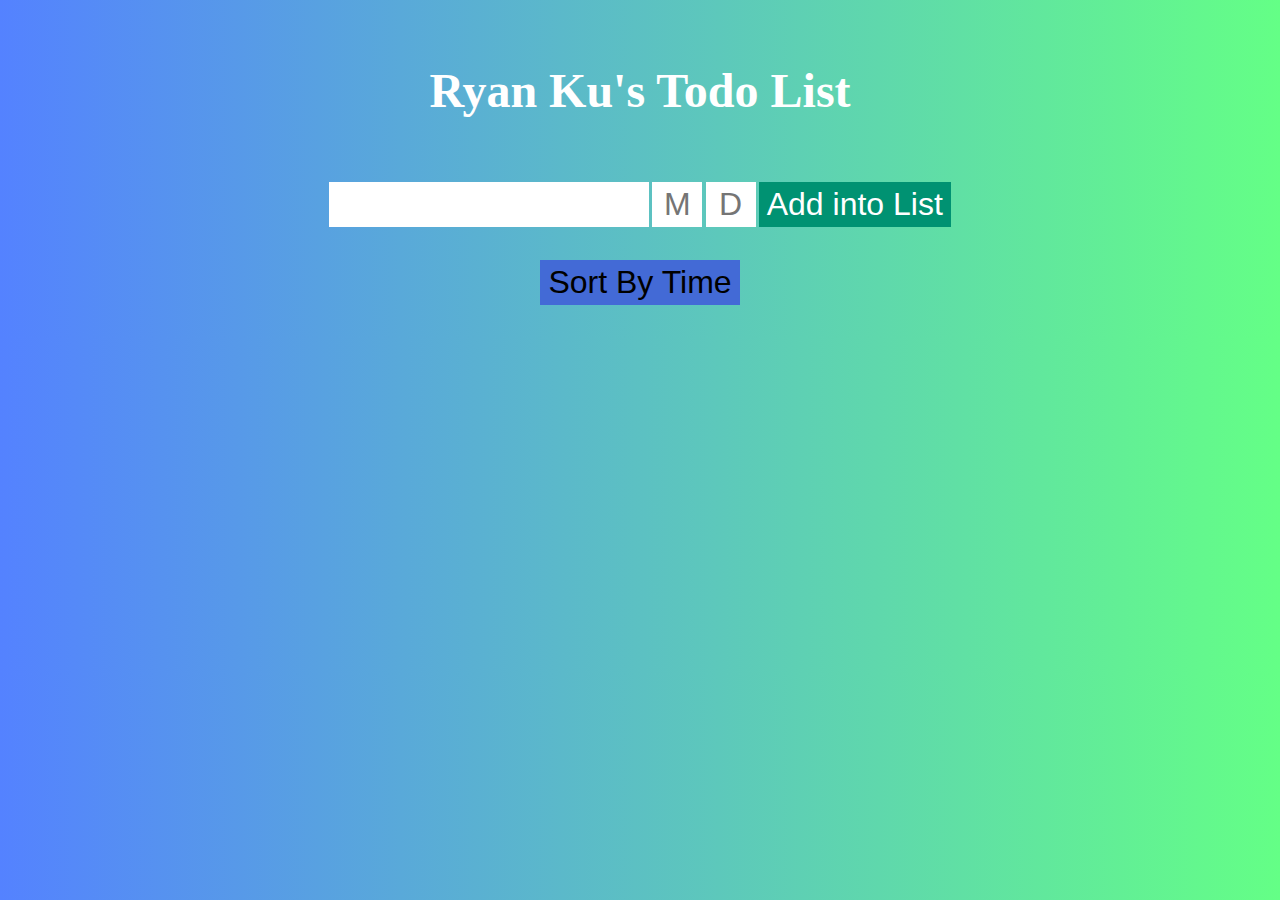
<file: Portfolio/Todo-List/index.html>
<!DOCTYPE html>
<html lang="zh-Hant">
  <head>
    <meta charset="UTF-8" />
    <meta http-equiv="X-UA-Compatible" content="IE=edge" />
    <meta name="viewport" content="width=device-width, initial-scale=1.0" />
    <meta name="description" content="Ryan Todo-List" />
    <meta name="robots" content="index, follow" />
    <meta name="author" content="Robert Ku" />
    <link
      rel="stylesheet"
      href="https://cdnjs.cloudflare.com/ajax/libs/font-awesome/6.3.0/css/all.min.css"
      integrity="sha512-SzlrxWUlpfuzQ+pcUCosxcglQRNAq/DZjVsC0lE40xsADsfeQoEypE+enwcOiGjk/bSuGGKHEyjSoQ1zVisanQ=="
      crossorigin="anonymous"
      referrerpolicy="no-referrer"
    />
    <base target="_self" />
    <title>Ryan Todo-List</title>
    <link rel="stylesheet" href="./styles/style.css" />
  </head>
  <body>
    <header>
      <h1>Ryan Ku's Todo List</h1>
    </header>

    <form action="post">
      <input type="text" class="textInput" />
      <input type="number" min="1" max="12" placeholder="M" required />
      <input type="number" min="1" max="31" placeholder="D" required />
      <button type="submit">Add into List</button>
    </form>

    <div class="sort">
      <button>Sort By Time</button>
    </div>

    <section></section>
  </body>
  <script src="./app.js"></script>
</html>
</file>
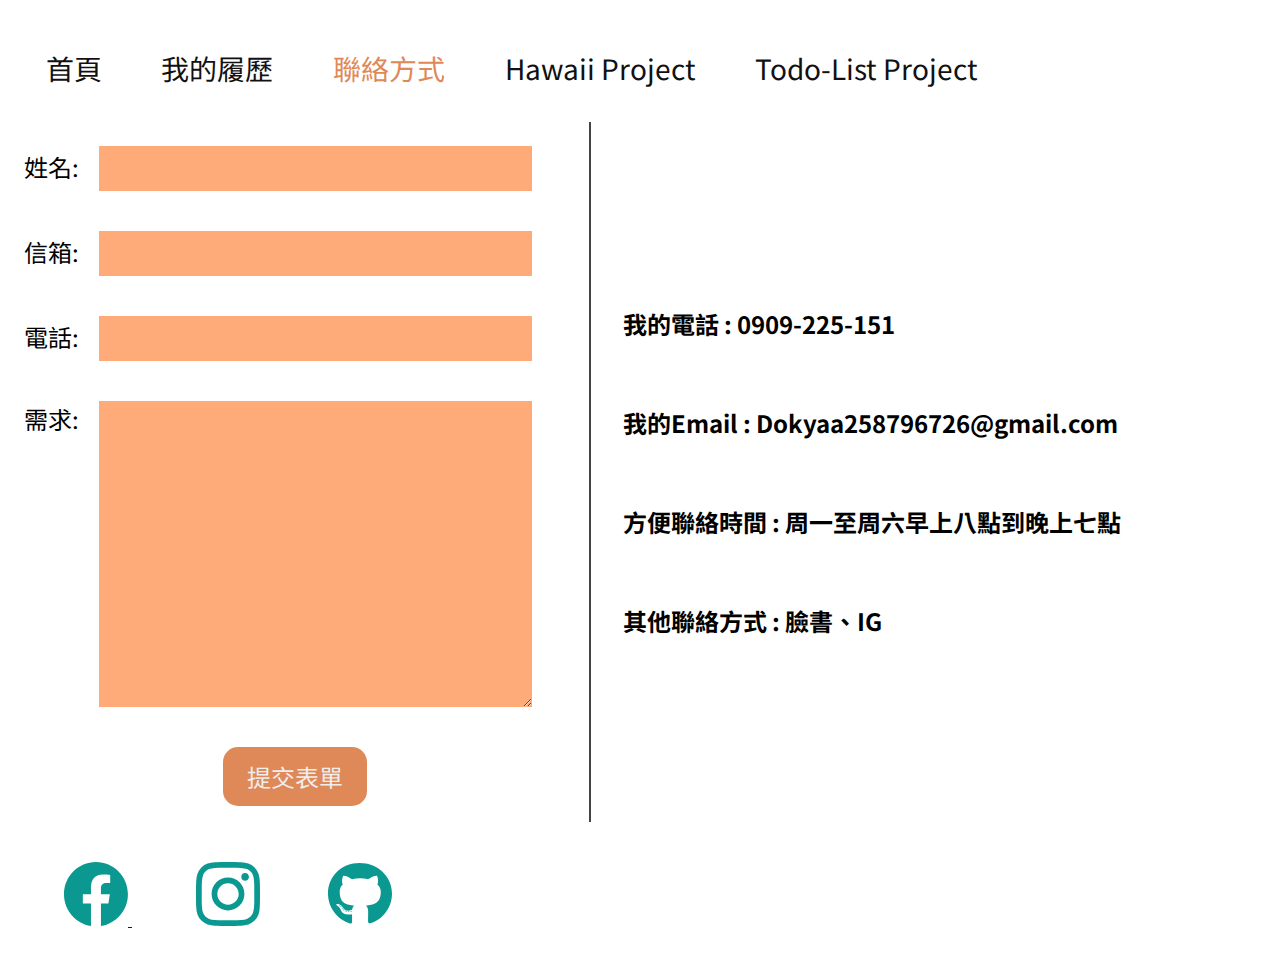
<file: Portfolio/contact.html>
<!DOCTYPE html>
<html lang="zh-Hant">
  <head>
    <meta charset="UTF-8" />
    <meta http-equiv="X-UA-Compatible" content="IE=edge" />
    <meta name="viewport" content="width=device-width, initial-scale=1.0" />
    <meta name="author" content="Robert Ku" />
    <meta
      name="description"
      content="這是Ryan的個人網站。Ryan Ku是來自台灣的網頁開發人員"
    />
    <base target="_self" />
    <meta name="robots" content="index, follow" />
    <!-- google fonts setting -->
    <link rel="preconnect" href="https://fonts.googleapis.com" />
    <link rel="preconnect" href="https://fonts.gstatic.com" crossorigin />
    <link
      href="https://fonts.googleapis.com/css2?family=Noto+Sans+TC&display=swap"
      rel="stylesheet"
    />
    <title>聯絡我們 | Ryan 網頁前端工程師</title>
    <link rel="stylesheet" href="./styles/style.css" />
  </head>
  <body>
    <!-- header and navbar -->
    <header>
      <nav>
        <ul>
          <li><a href="index.html">首頁</a></li>
          <li><a href="resume.html">我的履歷</a></li>
          <li><a href="contact.html" class="active">聯絡方式</a></li>
          <li><a href="./夏威夷旅遊網/index.html" target="_blank">Hawaii Project</a></li>
          <li><a href="./Todo-List/index.html" target="_blank">Todo-List Project</a></li>
        </ul>
      </nav>
    </header>

    <main>
      <section class="form">
        <form>
          <div class="div">
            <label for="name">姓名:</label>
            <input type="text" name="name" />
          </div>
          <br />
          <div class="div">
            <label for="email">信箱:</label>
            <input type="email" name="email" />
          </div>
          <br />
          <div class="div">
            <label for="phone">電話:</label>
            <input type="text" name="phone" />
          </div>
          <br />
          <div class="div">
            <label for="need">需求:</label>
            <textarea name="need" id="need" rows="10"></textarea>
          </div>
          <br />
          <button type="submit">提交表單</button>
        </form>
      </section>
      <div class="line"></div>
      <section class="contact">
        <div class="content">
          <h2>我的電話 : 0909-225-151</h2>
          <h2>我的Email : Dokyaa258796726@gmail.com</h2>
          <h2>方便聯絡時間 : 周一至周六早上八點到晚上七點</h2>
          <h2>其他聯絡方式 : 臉書、IG</h2>
        </div>
      </section>
    </main>

    <!-- links for gmail, line and github -->
    <footer>
      <div class="links">
        <a href="#">
          <img
            src="./ICONS/facebook.svg"
            alt="facebook"
            title="facebook page"
          />
        </a>
        <a href="#"
          ><img
            src="./ICONS/instagram.svg"
            alt="instagram"
            title="instagram page"
        /></a>
        <a href="#"
          ><img
            src="./ICONS/github-brands 1.svg"
            alt="github"
            title="github page"
        /></a>
      </div>
    </footer>
  </body>
</html>
</file>
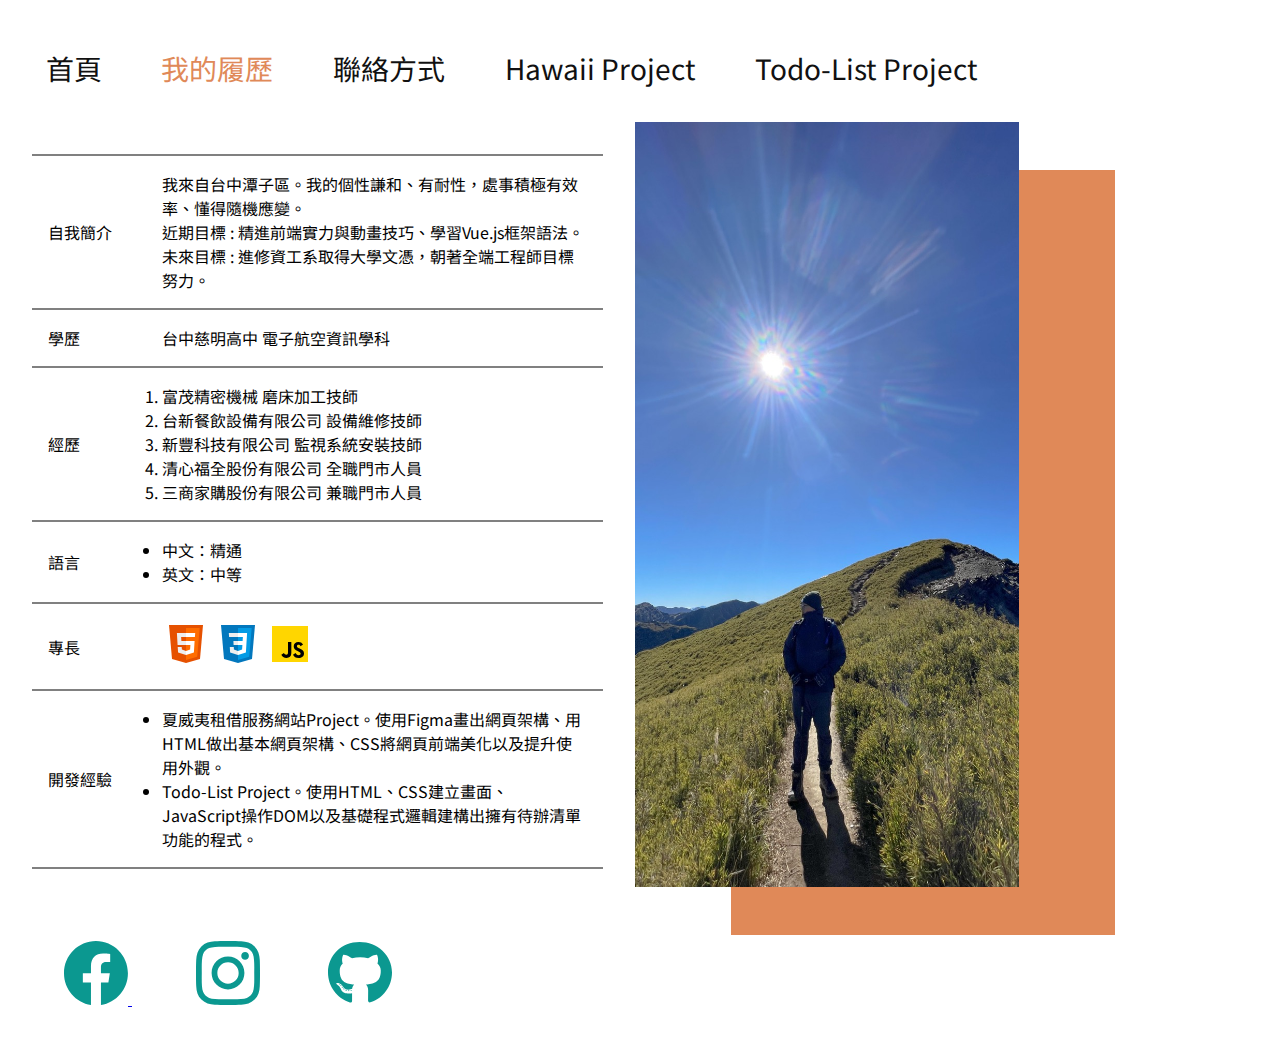
<file: Portfolio/resume.html>
<!DOCTYPE html>
<html lang="zh-Hant">
  <head>
    <meta charset="UTF-8" />
    <meta http-equiv="X-UA-Compatible" content="IE=edge" />
    <meta name="viewport" content="width=device-width, initial-scale=1.0" />
    <meta name="author" content="Robert Ku" />
    <meta
      name="description"
      content="這是Ryant Ku的個人網站。Ryan Ku是來自台灣的網頁開發人員"
    />
    <base target="_self" />
    <meta name="robots" content="index, follow" />
    <!-- google fonts setting -->
    <link rel="preconnect" href="https://fonts.googleapis.com" />
    <link rel="preconnect" href="https://fonts.gstatic.com" crossorigin />
    <link
      href="https://fonts.googleapis.com/css2?family=Noto+Sans+TC&display=swap"
      rel="stylesheet"
    />
    <title>我的履歷 | Ryan 網頁前端工程師</title>
    <link rel="stylesheet" href="./styles/style.css" />
  </head>
  <body>
    <!-- header and navbar -->
    <header>
      <nav>
        <ul>
          <li><a href="index.html">首頁</a></li>
          <li><a href="resume.html" class="active">我的履歷</a></li>
          <li><a href="contact.html">聯絡方式</a></li>
          <li><a href="./夏威夷旅遊網/index.html" target="_blank">Hawaii Project</a></li>
          <li><a href="./Todo-List/index.html" target="_blank">Todo-List Project</a></li>
        </ul>
      </nav>
    </header>
    <main>
      <section class="table">
        <table>
          <tr>
            <td style="width: 20%">自我簡介</td>
            <td style="width: 80%">
              我來自台中潭子區。我的個性謙和、有耐性，處事積極有效率、懂得隨機應變。<br />
              近期目標 : 精進前端實力與動畫技巧、學習Vue.js框架語法。<br />
              未來目標 : 進修資工系取得大學文憑，朝著全端工程師目標努力。
            </td>
          </tr>
          <tr>
            <td>學歷</td>
            <td>台中慈明高中 電子航空資訊學科</td>
          </tr>
          <tr>
            <td>經歷</td>
            <td>
              <ol>
                <li>富茂精密機械 磨床加工技師</li>
                <li>台新餐飲設備有限公司 設備維修技師</li>
                <li>新豐科技有限公司 監視系統安裝技師</li>
                <li>清心福全股份有限公司 全職門市人員</li>
                <li>三商家購股份有限公司 兼職門市人員</li>
              </ol>
            </td>
          </tr>
          <tr>
            <td>語言</td>
            <td>
              <ul>
                <li>中文：精通</li>
                <li>英文：中等</li>
              </ul>
            </td>
          </tr>
          <tr>
            <td>專長</td>
            <td>
              <img src="./ICONS/icons8-html-5.svg" title="HTML5" alt="HTML5" />
              <img src="./ICONS/icons8-css3.svg" title="CSS3" alt="CSS3" />
              <img
                src="./ICONS/icons8-javascript.svg"
                title="javascript"
                alt="javascript"
              />
            </td>
          </tr>
          <tr>
            <td>開發經驗</td>
            <td>
              <li>
                夏威夷租借服務網站Project。使用Figma畫出網頁架構、用HTML做出基本網頁架構、CSS將網頁前端美化以及提升使用外觀。
              </li>
              <li>
                Todo-List
                Project。使用HTML、CSS建立畫面、JavaScript操作DOM以及基礎程式邏輯建構出擁有待辦清單功能的程式。
              </li>
            </td>
          </tr>
        </table>
      </section>

      <section class="picture">
        <img src="./image/pic-1.JPG" alt="picture" />
        <div class="orangeRect"></div>
      </section>
    </main>

    <!-- links for gmail, line and github -->
    <footer>
      <div class="links">
        <a href="#">
          <img
            src="./ICONS/facebook.svg"
            alt="facebook"
            title="facebook page"
          />
        </a>
        <a href="#"
          ><img
            src="./ICONS/instagram.svg"
            alt="instagram"
            title="instagram page"
        /></a>
        <a href="https://github.com/kuchenyuan"
          ><img
            src="./ICONS/github-brands 1.svg"
            alt="github"
            title="github page"
        /></a>
      </div>
    </footer>
  </body>
</html>
</file>
<file: Portfolio/styles/animation.css>
div.animation {
  width: 100%;
  height: 100vh;
  background-color: #e08958;
  position: fixed;
  top: 0;
  z-index: 10;
  display: flex;
  justify-content: center;
  align-items: center;
}

#first {
  stroke-dasharray: 504px;
  stroke-dashoffset: 504px;
  animation: fadeInside 0.6s ease-in forwards;
}

#second {
  stroke-dasharray: 439px;
  stroke-dashoffset: 439px;
  animation: fadeInside 0.6s ease-in forwards 0.3s;
}

#third {
  stroke-dasharray: 407px;
  stroke-dashoffset: 407px;
  animation: fadeInside 0.6s ease-in forwards 0.6s;
}

#fourth {
  stroke-dasharray: 363px;
  stroke-dashoffset: 363px;
  animation: fadeInside 0.6s ease-in forwards 0.9s;
}

#fifth {
  stroke-dasharray: 476px;
  stroke-dashoffset: 476px;
  animation: fadeInside 0.6s ease-in forwards 1.2s;
}

#sixth {
  stroke-dasharray: 361px;
  stroke-dashoffset: 361px;
  animation: fadeInside 0.6s ease-in forwards 1.5s;
}

#seventh {
  stroke-dasharray: 1548px;
  stroke-dashoffset: 1548px;
  animation: fadeInside 0.6s ease-in forwards;
}

#eighth {
  stroke-dasharray: 1180px;
  stroke-dashoffset: 1180px;
  animation: fadeInside 0.6s ease-in forwards 0.25s;
}

#ninth {
  stroke-dasharray: 1153px;
  stroke-dashoffset: 1153px;
  animation: fadeInside 0.6s ease-in forwards 0.5s;
}

#tenth {
  stroke-dasharray: 1413px;
  stroke-dashoffset: 1413px;
  animation: fadeInside 0.6s ease-in forwards 0.75s;
}

#eleventh {
  stroke-dasharray: 593px;
  stroke-dashoffset: 593px;
  animation: fadeInside 0.6s ease-in forwards 1s;
}

#twelfth {
  stroke-dasharray: 1283px;
  stroke-dashoffset: 1283px;
  animation: fadeInside 0.6s ease-in forwards 1.25s;
}

#thirteenth {
  stroke-dasharray: 1221px;
  stroke-dashoffset: 1221px;
  animation: fadeInside 0.6s ease-in forwards 1.5s;
}

svg {
  animation: fill 1s ease-in forwards 1.5s;
}

@keyframes fadeInside {
  to {
    stroke-dashoffset: 0px;
  }
}
@keyframes fill {
  from {
    fill: transparent;
  }
  to {
    fill: white;
  }
}/*# sourceMappingURL=animation.css.map */
</file>
<file: Portfolio/styles/style.css>
* {
  padding: 0;
  margin: 0;
  box-sizing: border-box;
  font-family: "Noto Sans TC", sans-serif;
}

body {
  position: relative;
}

img.orange {
  position: absolute;
  top: -10vh;
  right: 0;
  z-index: -1;
  width: 55vw;
  height: 140vh;
}

header nav {
  width: 100%;
  margin-top: 1rem;
}
header nav ul {
  display: flex;
  width: 70%;
  justify-content: space-around;
  list-style-type: none;
  padding: 2rem 1rem;
}
header nav ul li {
  font-size: 1.75rem;
}
header nav ul li a {
  text-decoration: none;
  color: #111111;
  transition: all 0.3s;
}
header nav ul li a:hover {
  color: #e08958;
}
header nav ul li a:hover::after {
  width: 100%;
}
header nav ul li a::after {
  display: block;
  content: "";
  width: 0;
  height: 2px;
  background-color: #e08958;
  transition: width 0.3s;
}

main {
  display: flex;
  flex-wrap: wrap;
}
main section.left {
  flex: 3 1 500px;
  padding: 2rem;
}
main section.left h1 {
  font-size: 4rem;
  color: #e08958;
  margin-bottom: 1rem;
}
main section.left p {
  font-size: 1.25rem;
  padding: 2.5rem 0;
  line-height: 1.5;
}
main section.right {
  flex: 1 1 600px;
  position: relative;
}
main section.right img {
  -o-object-fit: cover;
     object-fit: cover;
  border-radius: 50%;
  width: 25vw;
  height: 25vw;
  position: absolute;
  top: 50vh;
  right: 30vh;
  transform: translateY(-50%);
}
main section.table {
  flex: 3 1 500px;
  padding: 2rem;
}
main section.table table {
  border-collapse: collapse;
}
main section.table table:nth-child(1) {
  border-top: 2px solid gray;
}
main section.table table tr {
  border-bottom: 2px solid gray;
  transition: all 0.2s ease;
}
main section.table table tr:hover {
  background-color: #ffd2b8;
}
main section.table table tr td {
  padding: 1rem;
}
main section.picture {
  flex: 1 1 600px;
  position: relative;
}
main section.picture img {
  width: 30vw;
  height: 85vh;
  -o-object-fit: cover;
     object-fit: cover;
}
main section.picture div.orangeRect {
  width: 30vw;
  height: 85vh;
  background-color: #e08958;
  position: absolute;
  top: 3rem;
  left: 6rem;
  z-index: -1;
}
main section.form {
  flex: 1 1 500px;
}
main section.form form {
  margin: 1rem;
  min-height: 70vh;
  display: flex;
  flex-direction: column;
  justify-content: space-around;
}
main section.form form .div {
  margin: 0.5rem;
}
main section.form form .div label {
  font-size: 1.5rem;
  padding-right: 1rem;
}
main section.form form .div input,
main section.form form .div textarea {
  background-color: #ffaa79;
  color: white;
  font-size: 1.25rem;
  padding: 0.5rem 0.25rem;
  border: none;
  width: 80%;
  outline-style: none;
}
main section.form form .div textarea {
  vertical-align: top;
}
main section.form form button {
  align-self: center;
  border: none;
  cursor: pointer;
  background-color: #e08958;
  color: #eee;
  padding: 0.75rem 1.5rem;
  font-size: 1.5rem;
  border-radius: 15px;
  margin-top: 0.5rem;
}
main .line {
  width: 2px;
  background-color: #444242;
}
main section.contact {
  flex: 1 1 600px;
  display: flex;
  align-items: center;
  padding: 2rem;
}
main section.contact .content h2 {
  padding: 2rem 0;
}

footer .links {
  margin: 2.5rem 2rem;
}
footer .links a {
  padding: 2rem;
}
footer .links a img {
  width: 5vw;
  height: 5vw;
}

.active {
  color: #e08958;
}

@media screen and (max-width: 1300px) {
  header nav ul {
    width: 80%;
  }
}
@media screen and (max-width: 1100px) {
  .orange {
    opacity: 0.5;
  }
  header nav ul {
    flex-direction: column;
    width: 100%;
  }
  header nav ul li {
    padding: 1rem 0;
    border-bottom: 2px solid grey;
  }
  header nav ul li a::after {
    display: none;
  }
  main section.right {
    display: flex;
    justify-content: center;
    align-items: center;
  }
  main section.right img {
    position: static;
    transform: none;
    height: 40vw;
    width: 40vw;
  }
  main section.picture {
    display: flex;
    justify-content: center;
    align-items: center;
  }
  main section.picture img {
    width: 60vw;
    height: 100%;
  }
  main section.picture div.orangeRect {
    display: none;
  }
  main section.form form .div input,
  main section.form form .div textarea {
    width: 100%;
  }
  footer .links {
    display: flex;
    width: 100%;
    justify-content: center;
    margin: 2rem 0;
  }
  footer .links a {
    padding: rem;
  }
  footer .links a img {
    width: 10vw;
    height: 10vw;
  }
}/*# sourceMappingURL=style.css.map */
</file>
<file: Portfolio/Todo-List/styles/style.css>
* {
  margin: 0;
  padding: 0;
  box-sizing: border-box;
}

i {
  pointer-events: none;
}

.done {
  text-decoration: line-through;
  text-decoration-thickness: 0.2rem;
  opacity: 0.5;
}

body {
  background: linear-gradient(90deg, rgb(84, 130, 255), rgb(100, 255, 134));
}

header {
  height: 20vh;
  display: flex;
  justify-content: center;
  align-items: center;
}
header h1 {
  color: #fff;
  font-size: 3rem;
}

form {
  display: flex;
  justify-content: center;
  align-items: center;
  /* Chrome, Safari, Edge, Opera */
  /* Firefox */
}
form input[type=number] {
  width: 50px;
  text-align: center;
}
form .textInput {
  width: 25%;
}
form input,
form button {
  border: none;
  padding: 0.25rem 0.5rem;
  font-size: 2rem;
  margin: 0.1rem;
  outline: none;
}
form input::-webkit-outer-spin-button,
form input::-webkit-inner-spin-button {
  -webkit-appearance: none;
  margin: 0;
}
form input[type=number] {
  -moz-appearance: textfield;
}
form button {
  background-color: rgb(0, 146, 114);
  color: white;
  cursor: pointer;
}

div.sort {
  display: flex;
  justify-content: center;
  align-items: center;
  text-align: center;
}
div.sort button {
  margin: 2rem 0.5rem;
  font-size: 2rem;
  border: none;
  cursor: pointer;
  padding: 0.25rem 0.5rem;
  background-color: rgb(67, 106, 214);
}

section {
  display: flex;
  flex-direction: column;
  align-items: center;
}
section div.todo {
  display: flex;
  width: 30vw;
  margin: 0.2rem 0;
  justify-content: center;
  transition: all 0.1s ease;
}
section div.todo p {
  background-color: white;
  color: black;
  padding: 0.25rem 0.5rem;
  font-size: 1.75rem;
}
section div.todo p.todo-text {
  width: 50%;
}
section div.todo p.todo-time {
  width: 20%;
  text-align: center;
}
section div.todo button {
  padding: 0.25rem 0.5rem;
  font-size: 1.75rem;
  border: none;
  cursor: pointer;
  color: white;
}
section div.todo button.trash {
  background-color: red;
}
section div.todo button.complete {
  background-color: rgb(41, 233, 41);
}

@keyframes scaleUp {
  from {
    transform: scale(0);
  }
  to {
    transform: scale(1);
  }
}
@keyframes scaleDown {
  to {
    transform: scale(0);
  }
}/*# sourceMappingURL=style.css.map */
</file>
